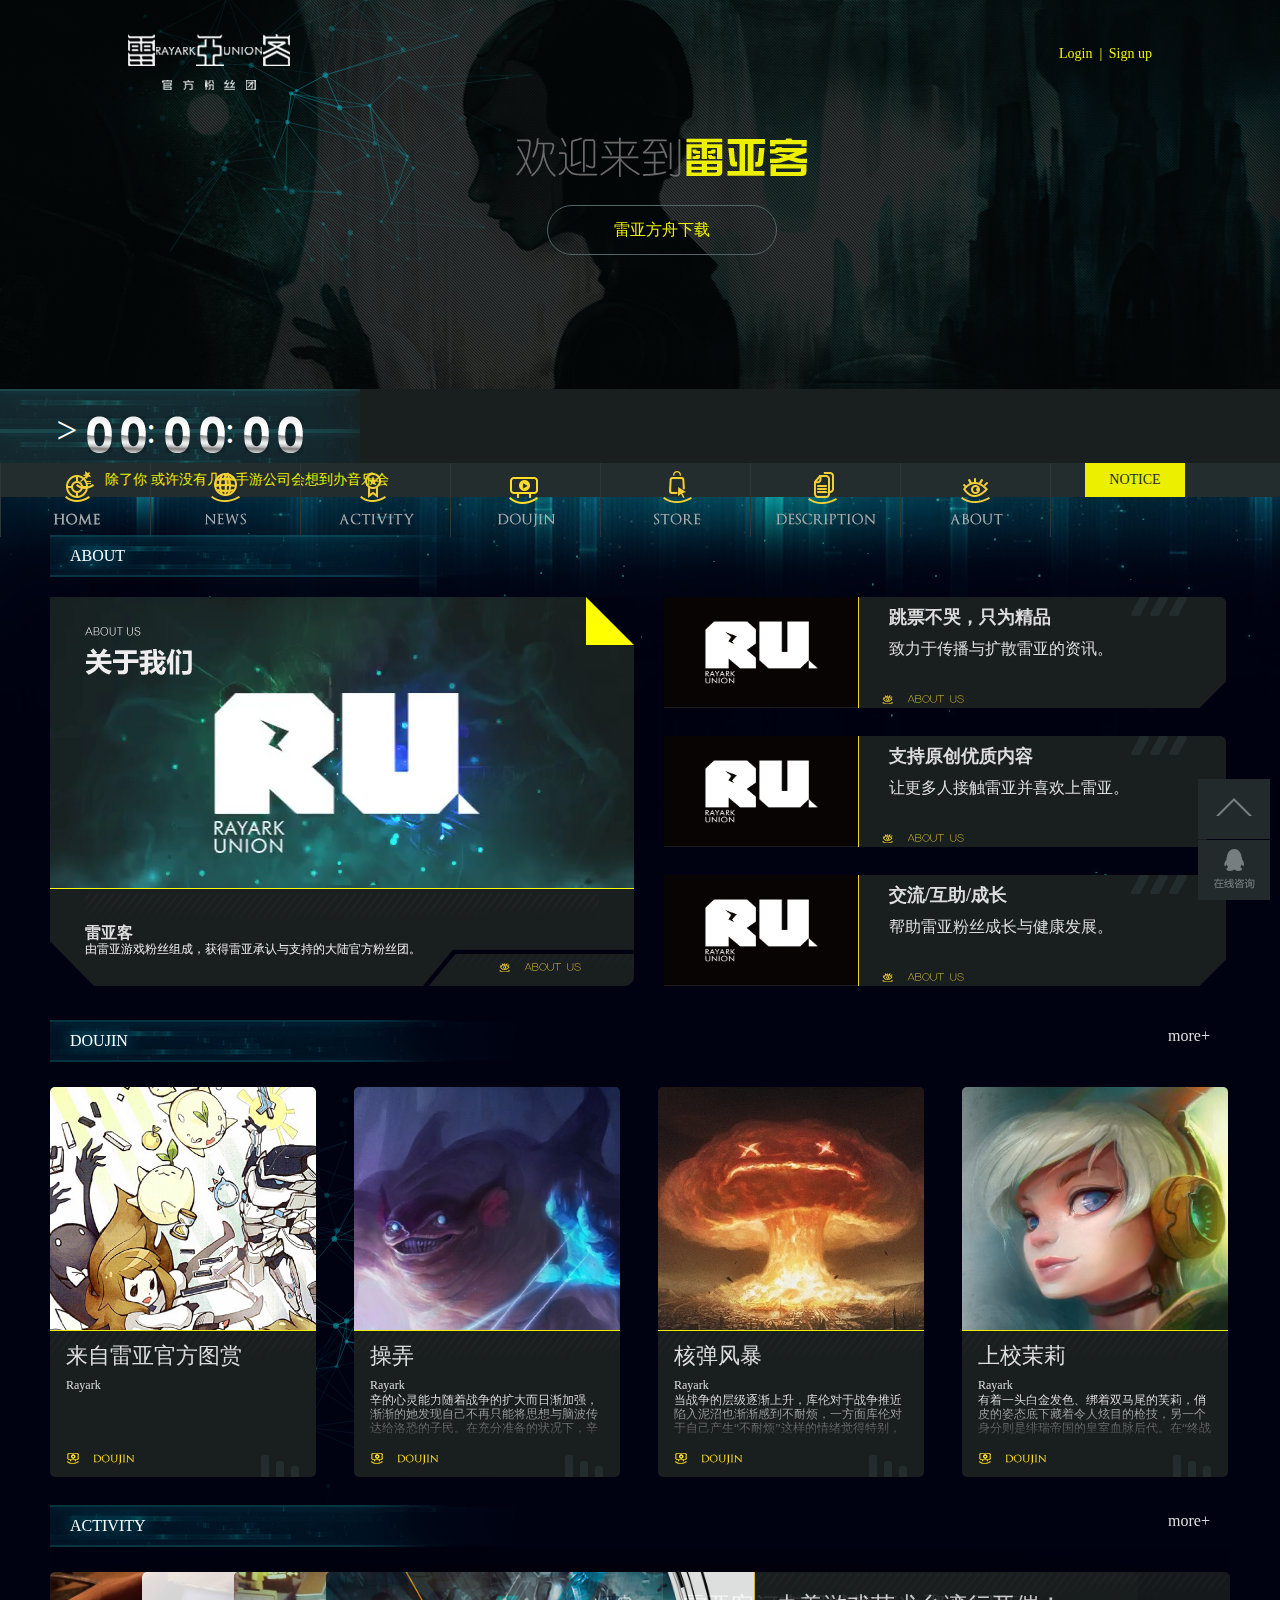
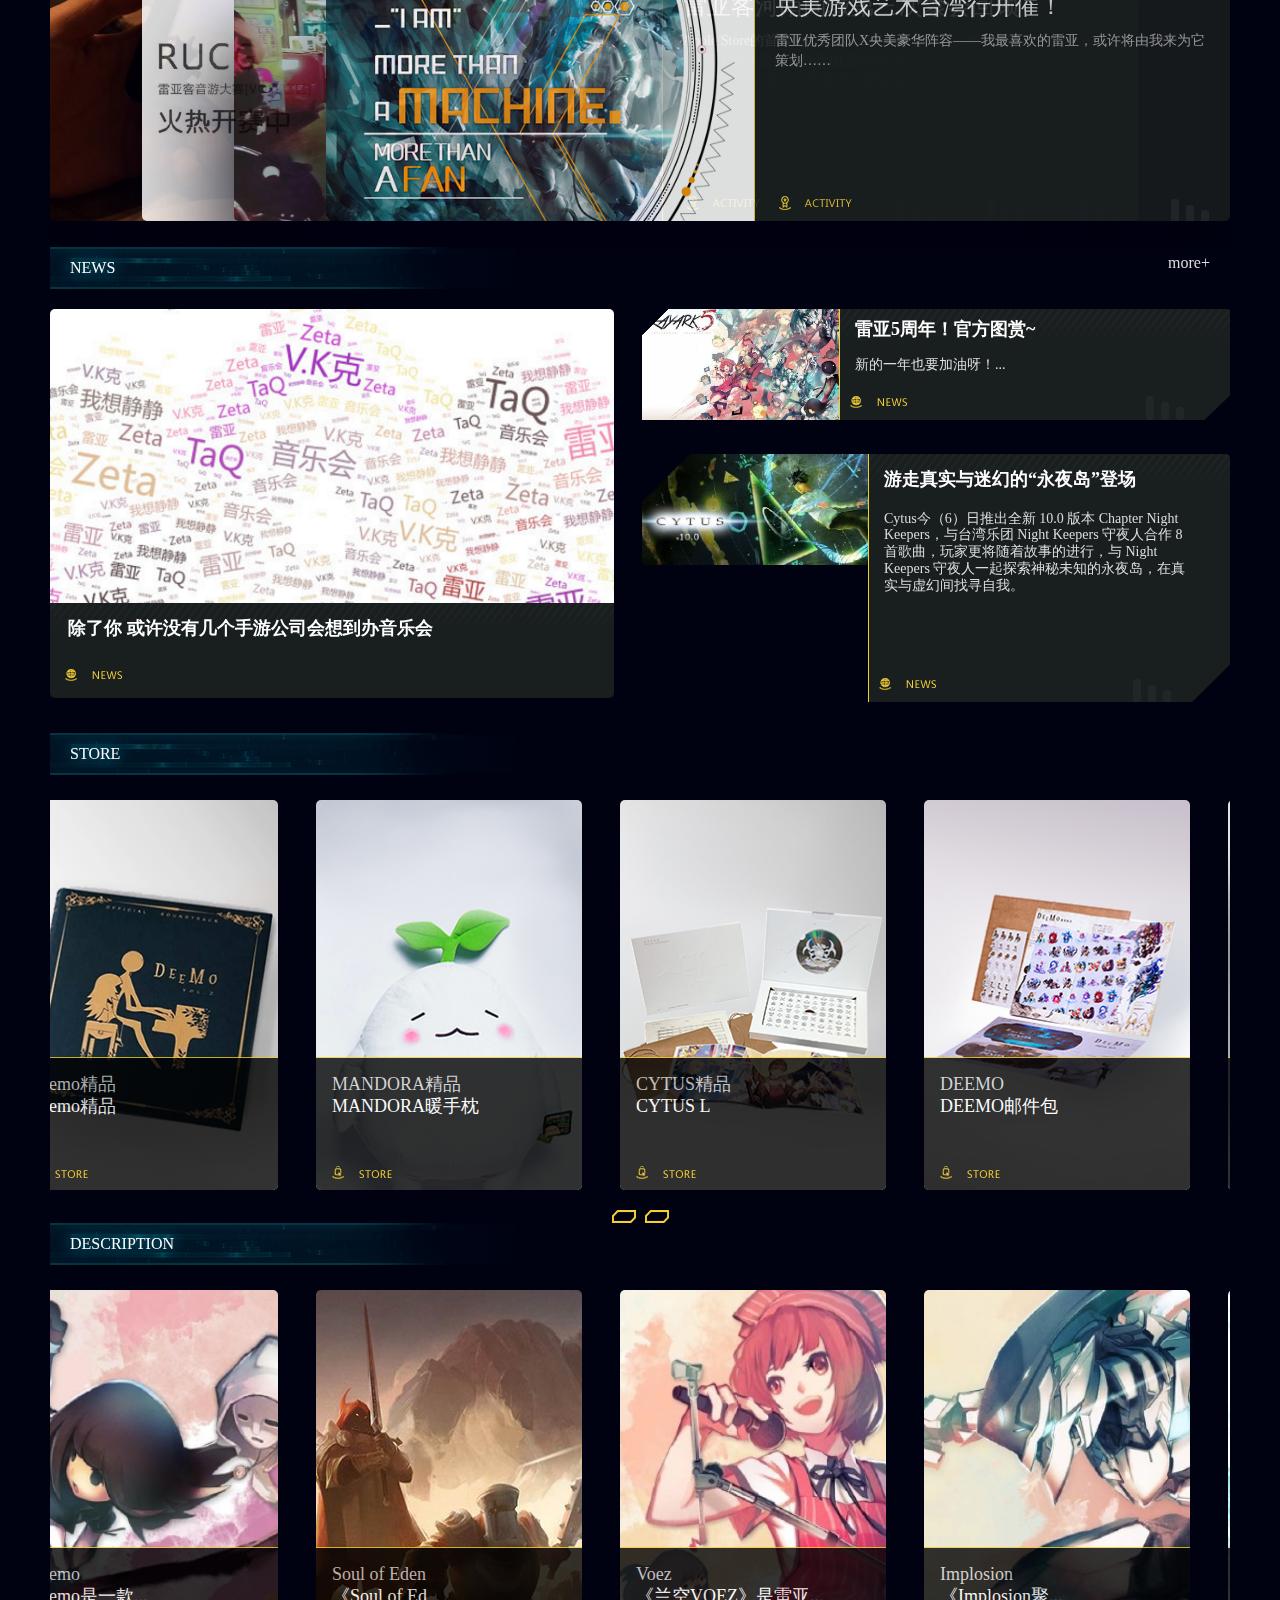
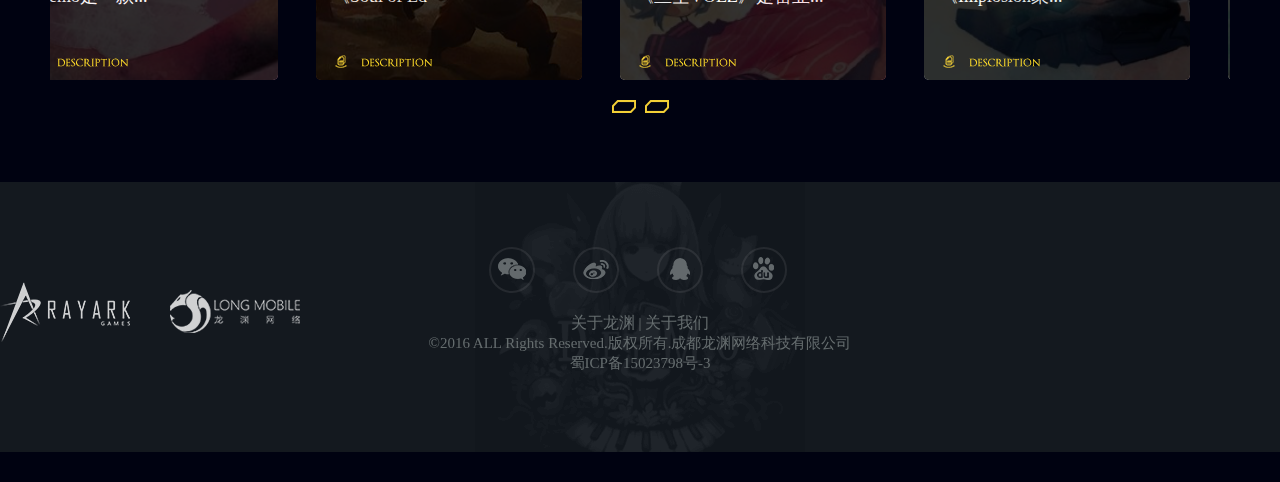
<file: index.html>
<!DOCTYPE html>
<html>

	<head>
		<meta charset="utf-8" />
		<meta name="viewport" content="width=device-width,initial-scale=1,minimum-scale=1,maximum-scale=1,user-scalable=no" />
		<meta name="keywords" content="Rayark 雷亚 Rayark Union 雷亚客 雷亚客官网 Deemo Cytus VOEZ Implosion Mandora">
		<meta name="description" content="雷亚客（Rayark Union），简称RU，是获得雷亚承认并支持的大陆官方粉丝团。由一群热爱雷亚游戏的玩家和粉丝组成，致力于传播与扩散雷亚的资讯，让更多人接触和喜欢上雷亚；与雷亚游戏相关的优质内容生产和创造；打造和经营雷亚粉丝聚会交流的环境和活动；帮助雷亚粉丝成长与健康发展的社会团体。">
		<title>雷亚客</title>
		<script type="text/javascript" src="js/jquery1.11.1.js"></script>
		<script type="text/javascript" src="js/time.js"></script>
		<script type="text/javascript" src="js/jquery-1.js"></script>
		<script type="text/javascript">
			$(function() {
				var ie6 = document.all;
				var dv = $('#nva'),
					st;
				dv.attr('otop', dv.offset().top); //存储原来的距离顶部的距离 
				$(window).scroll(function() {
					st = Math.max(document.body.scrollTop || document.documentElement.scrollTop);
					if(st > parseInt(dv.attr('otop'))) {
						if(ie6) { //IE6不支持fixed属性，所以只能靠设置position为absolute和top实现此效果 
							dv.css({
								position: 'absolute',
								top: st
							});
						} else if(dv.css('position') != 'fixed') dv.css({
							'position': 'fixed',
							top: 0
						});
					} else if(dv.css('position') != 'static') dv.css({
						'position': 'static'
					});
				});
			});
		</script>
		
		<link rel="stylesheet" type="text/css" href="css/common.css" />
		<link rel="stylesheet" type="text/css" href="css/style.css" />
		
		
	</head>

	<body>
		<!--首部-->
		<div class="head" id="top">
			<canvas id="top-canvas" width="1899px" height="389"></canvas>
			<a href="#"><img id="logo" src="img/home/logo.png" /></a>
			<div class="welcome">
				<img src="img/home/welcome.png" />
				<br />
				<span id="down-word" href="#">
					<a href="#">雷亚方舟下载</a>
					<img src="img/home/homeTopBtn.png"/>
				</span>

			</div>
			<div class="login">
				<a href="#" id="open">Login &nbsp;|
					<p class="border"></p>
				</a>
				<a href="signup.html">&nbsp;Sign up
					<p class="border"></p>
				</a>
			</div>
		</div>
		<!--导航-->
		<div class="navigation" id="nva">
			<span id="time" style="font-size: 37px; color: white;">&gt;
				<img src="img/home/0.png"/>
				<img src="img/home/0.png"/>:
				<img src="img/home/0.png"/>
				<img src="img/home/0.png"/>:
				<img src="img/home/0.png"/>
				<img src="img/home/0.png"/>
			</span>
			<ul>
				<li>
					<a href="#top">
						<i class="cbg"></i>
						<img class="cimg" src="img/home/home.png" />
					</a>
				</li>
				<li>
					<a href="news.html">
						<i class="cbg"></i>
						<img class="cimg" src="img/home/news.png" />
					</a>
				</li>
				<li>
					<a href="#activity">
						<i class="cbg"></i>
						<img class="cimg" src="img/home/activity.png" />
					</a>
				</li>
				<li>
					<a href="#doujin">
						<i class="cbg"></i>
						<img class="cimg" src="img/home/doujin.png" />
					</a>
				</li>
				<li>
					<a href="#store">
						<i class="cbg"></i>
						<img class="cimg" src="img/home/store.png" />
					</a>
				</li>
				<li>
					<a href="#description">
						<i class="cbg"></i>
						<img class="cimg" src="img/home/description.png" />
					</a>
				</li>
				<li>
					<a href="#about">
						<i class="cbg"></i>
						<img class="cimg" src="img/home/about.png" />
					</a>
				</li>
			</ul>
		</div>
		<div class="nva-bottom">
			<div id="nva-bottom-content">
				<i></i>
				<a href="">除了你 或许没有几个手游公司会想到办音乐会</a>
				<a href="">NOTICE</a>
			</div>
		</div>
		<!--主体-->
		<div id="main" class="main-view">
			<div class="bg1"></div>
			<div class="bg2"></div>
			<div class="bg3"></div>
			<canvas id="main-canvas" width="1903px" height="3222px"></canvas>
			<div class="main-content">
				<!--第一部分-->
				<div class="section1 section" id="about">
					<div class="content">
						<div class="sortname">about</div>
					</div>
					<div class="left-about-box">
						<div class="smallsortbox">
							<h1>
						<img src="img/home/about_TXT.png"/>
					</h1>
							<div id="video">
								<video src="img/home/about.mp4" autoplay="true" loop="loop"></video>
							</div>
							<div class="about-content">
								<h2>雷亚客</h2>
								<p>由雷亚游戏粉丝组成，获得雷亚承认与支持的大陆官方粉丝团。</p>
							</div>
						</div>
						<i></i>
						<span id="trangle"></span>
					</div>
					<div class="right-about-box">
						<ul>
							<li>
								<div class="left-img">
									<img src="img/home/571e2b1c8ba41.jpg" />
								</div>
								<div class="right-about-content">
									<h2>跳票不哭，只为精品</h2>
									<p>致力于传播与扩散雷亚的资讯。</p>
									<i></i>
								</div>
							</li>
							<li>
								<div class="left-img">
									<img src="img/home/571e2b1c8ba41.jpg" />
								</div>
								<div class="right-about-content">
									<h2>支持原创优质内容</h2>
									<p>让更多人接触雷亚并喜欢上雷亚。</p>
									<i></i>
								</div>
							</li>
							<li>
								<div class="left-img">
									<img src="img/home/571e2b1c8ba41.jpg" />
								</div>
								<div class="right-about-content">
									<h2>交流/互助/成长</h2>
									<p>帮助雷亚粉丝成长与健康发展。</p>
									<i></i>
								</div>

							</li>
						</ul>
					</div>
				</div>
				<!--第二部分-->
				<div class="section2 section" id="doujin">
					<div class="content">
						<div class="sortname">doujin</div>
						<a href="#" class="morelink">
							<span class="more">more+<p class="border"></p>
							</span>
						</a>
					</div>
					<ul class="doujin-list">
						<li>
							<div class="topimg">
								<img src="img/home/57d4c5edbf826.png" alt="图片加载失败">
								<i></i>
								<em></em>
								<h3>Demmo</h3>
							</div>
							<div class="bottomtxt">
								<a href="#">
									<h3>来自雷亚官方图赏</h3>
								</a>
								<p class="smalltitle">Rayark</p>
								<p class="description"></p>
								<i></i>
								<em></em>
							</div>

						</li>
						<li>
							<div class="topimg">
								<img src="img/home/57d393cea07a2.png" alt="图片加载失败">
								<i></i>
								<em></em>
								<h3>Soul of Eden</h3>
							</div>
							<div class="bottomtxt">
								<a href="#">
									<h3>操弄</h3>
								</a>
								<p class="smalltitle">Rayark</p>
								<p class="description">辛的心灵能力随着战争的扩大而日渐加强，渐渐的她发现自己不再只能将思想与脑波传达给洛恐的子民。在充分准备的状况下，辛的心灵能力足以影响</p>
								<i></i>
								<em></em>
							</div>
						</li>
						<li>
							<div class="topimg">
								<img src="img/home/57d3937914d07.png" alt="图片加载失败">
								<i></i>
								<em></em>
								<h3>Soul of Eden</h3>
							</div>
							<div class="bottomtxt">
								<a href="#">
									<h3>核弹风暴</h3>
								</a>
								<p class="smalltitle">Rayark</p>
								<p class="description">当战争的层级逐渐上升，库伦对于战争推近陷入泥沼也渐渐感到不耐烦，一方面库伦对于自己产生“不耐烦”这样的情绪觉得特别，一方面库伦也着手</p>
								<i></i>
								<em></em>
							</div>
						</li>
						<li>
							<div class="topimg">
								<img src="img/home/57d391c330a46.png" alt="图片加载失败">
								<i></i>
								<em></em>
								<h3>Soul of Eden</h3>
							</div>
							<div class="bottomtxt">
								<a href="#">
									<h3>上校茉莉</h3>
								</a>
								<p class="smalltitle">Rayark</p>
								<p class="description">有着一头白金发色、绑着双马尾的芙莉，俏皮的姿态底下藏着令人炫目的枪技，另一个身分则是绯瑞帝国的皇室血脉后代。在“终战日”那天，部分皇</p>
								<i></i>
								<em></em>
							</div>
						</li>
					</ul>
				</div>
				<!--第三部分-->
				<div class="section3 section" id="activity">
					<div class="content">
						<div class="sortname">activity</div>
						<a href="#" class="morelink">
							<span class="more">more+<p class="border"></p>
							</span>
						</a>
					</div>
					<div class="activity">
						<ul>
							<li class="li1">
								<div class="act-img">
									<a href="#">
										<img src="img/home/57eb1f9f2dc95.jpg" />
									</a>
								</div>
								<dl>
									<a href="#">
										<dt>9月26日Rayark线上交流实录</dt>
									</a>
									<dd>
										"9月26日19:00，雷亚客联合雷亚游戏团队在雷亚客QQ群开展了的线上交流会。雷亚的CEO游名扬，联合创始人Jerry Chang以及游戏制作人Gulu和火星人参与了此次活动，与中国大陆雷亚粉丝展开了密切交流，以下为问答活动实录。"
									</dd>
								</dl>
								<em></em>
								<i></i>
							</li>
							<li class="li2">
								<div class="act-img">
									<a href="#">
										<img src="img/home/5798237004428.png" />
									</a>
								</div>
								<dl>
									<a href="#">
										<dt>第一届RUCG比赛开赛啦！</dt>
									</a>
									<dd>
										想面基参见大触吗？想见见自己的朋友吗？那就来参加RUCG吧！意想不到的惊喜等着你哦！快乐音游，快乐RUCG！
									</dd>
								</dl>
								<em></em>
								<i></i>
							</li>
							<li class="li3">
								<div class="act-img">
									<a href="#">
										<img src="img/home/5768abf14add9.png" />
									</a>
								</div>
								<dl>
									<a href="#">
										<dt>雷亚客河南同城第三次聚会回顾</dt>
									</a>
									<dd>
										Apple Store的首聚！
									</dd>
								</dl>
								<em></em>
								<i></i>
							</li>
							<li class="li4">
								<div class="act-img">
									<a href="#">
										<img src="img/home/5790d67ba2bbb.png" />
									</a>
								</div>
								<dl>
									<a href="#">
										<dt>央美游戏艺术台湾行开催！</dt>
									</a>
									<dd>
										雷亚优秀团队X央美豪华阵容——我最喜欢的雷亚，或许将由我来为它策划……
									</dd>
								</dl>
								<em></em>
								<i></i>
							</li>
						</ul>

					</div>

				</div>
				<!--第四部分-->
				<div class="section4 section" id="news">
					<div class="content">
						<div class="sortname">news</div>
						<a href="#" class="morelink">
							<span class="more">more+<p class="border"></p>
							</span>
						</a>
					</div>
					<div class="news-left-box">
						<div class="new-img">
							<a href="#">
								<img src="img/home/57d398e5b1f3f.png" />
							</a>
						</div>
						<div class="new-txt">
							<a href="#">
								<h3>除了你 或许没有几个手游公司会想到办音乐会</h3>
							</a>
						</div>
						<i></i>
					</div>
					<div class="news-right-box">
						<div class="right-box1">
							<div class="box1-img">
								<a href="#">
									<img src="img/home/57d394c254bb0.png" />
									<i></i>
								</a>
							</div>
							<div class="box1-txt">
								<a href="#">
									<h3>雷亚5周年！官方图赏~</h3>
								</a>
								<p>新的一年也要加油呀！...</p>
								<i></i>

							</div>
						</div>
						<div class="right-box2">
							<div class="box2-img">
								<a href="#">
									<img src="img/home/57d3928104917.png" />
									<i></i>
								</a>
							</div>
							<div class="box2-txt">
								<a href="#">
									<h3>游走真实与迷幻的“永夜岛”登场</h3>
								</a>
								<p>
									Cytus今（6）日推出全新 10.0 版本 Chapter Night Keepers，与台湾乐团 Night Keepers 守夜人合作 8 首歌曲，玩家更将随着故事的进行，与 Night Keepers 守夜人一起探索神秘未知的永夜岛，在真实与虚幻间找寻自我。
								</p>
								<i></i>
							</div>

						</div>
					</div>
				</div>
				<!--第五部分-->
				<div class="section5 section" id="store">
					<div class="content">
						<div class="sortname">store</div>
					</div>
					<div class="storebox" id="storeBox" >
						<ul>
							<li class="l1">
								<img class="buyimg" src="img/home/57202c3dcc0ac.jpg" />
								<div class="buybox">
									<div class="buytitle">
										<h4>Deemo精品</h4>
										<h4>Deemo精品</h4>
									</div>
									<div class="buytxt">
										<span>微信扫一扫购买</span><br />
										<span>or</span><br />
										<a href="deemopurchase.html">直接点击购买</a>
									</div>
								</div>
								<img class="_2dcode" src="img/home/571db7467e073.png" />
								<i></i>
							</li>
							<li class="l2">
								<img class="buyimg" src="img/home/57202c47f32f4.jpg" />
								<div class="buybox">
									<div class="buytitle">
										<h4>MANDORA精品</h4>
										<h4>MANDORA暖手枕</h4>
									</div>
									<div class="buytxt">
										<span>微信扫一扫购买</span><br />
										<span>or</span><br />
										<a href="#">直接点击购买</a>
									</div>
								</div>
								<img class="_2dcode" src="img/home/571db7467e073.png" />
								<i></i>
							</li>
							<li class="l3">
								<img class="buyimg" src="img/home/57202c512ca41.jpg" />
								<div class="buybox">
									<div class="buytitle">
										<h4>CYTUS精品</h4>
										<h4>CYTUS L</h4>
									</div>
									<div class="buytxt">
										<span>微信扫一扫购买</span><br />
										<span>or</span><br />
										<a href="#">直接点击购买</a>
									</div>
								</div>
								<img class="_2dcode" src="img/home/571db7467e073.png" />
								<i></i>
							</li>
							<li class="l4">
								<img class="buyimg" src="img/home/57202c62d33ec.jpg" />
								<div class="buybox">
									<div class="buytitle">
										<h4>DEEMO</h4>
										<h4>DEEMO邮件包</h4>
									</div>
									<div class="buytxt">
										<span>微信扫一扫购买</span><br />
										<span>or</span><br />
										<a href="#">直接点击购买</a>
									</div>
								</div>
								<img class="_2dcode" src="img/home/571db7467e073.png" />
								<i></i>
							</li>
							<li class="l5">
								<img class="buyimg" src="img/home/57202c59dc33d.jpg" />
								<div class="buybox">
									<div class="buytitle">
										<h4>IMLPLOSION</h4>
										<h4>聚爆设定集</h4>
									</div>
									<div class="buytxt">
										<span>微信扫一扫购买</span><br />
										<span>or</span><br />
										<a href="#">直接点击购买</a>
									</div>
								</div>
								<img class="_2dcode" src="img/home/571db7467e073.png" />
								<i></i>
							</li>
							<li class="l6">
								<img class="buyimg" src="img/home/57202c9cc9345.jpg" />
								<div class="buybox">
									<div class="buytitle">
										<h4>IMPLOSION</h4>
										<h4>CHRISTOPHE</h4>
									</div>
									<div class="buytxt">
										<span>微信扫一扫购买</span><br />
										<span>or</span><br />
										<a href="#">直接点击购买</a>
									</div>
								</div>
								<img class="_2dcode" src="img/home/571db7467e073.png" />
								<i></i>
							</li>
						</ul>
					</div>
					<div class="control" id="controlsp">
						<span id="sp1"></span>&nbsp;&nbsp;
						<span id="sp2"></span>
					</div>
				</div>
				<!--第六部分-->
				<div class="section6 section" id="description">
					<div class="content">
						<div class="sortname">description</div>
					</div>
					<div class="storebox desbox" id="desBox" >
						<ul>
							<li class="l1">
								<img class="buyimg" src="img/home/57d39746a3064.png" />
								<div class="buybox">
									<div class="buytitle">
										<h4>Deemo</h4>
										<h4>Deemo是一款...</h4>
									</div>
									<div class="buytxt">
										<span>Deemo</span><br />
										<span>Deemo是一款...</span><br />
										<a href="deemo.html">查看详情</a>
									</div>
								</div>
								<i></i>
							</li>
							<li class="l2">
								<img class="buyimg" src="img/home/5789bee94d604.png" />
								<div class="buybox">
									<div class="buytitle">
										<h4>Soul of Eden</h4>
										<h4>《Soul of Ed</h4>
									</div>
									<div class="buytxt">
										<span>Soul of Eden</span><br />
										<span>《Soul of Ed</span><br />
										<a href="#">查看详情</a>
									</div>
								</div>
								
								<i></i>
							</li>
							<li class="l3">
								<img class="buyimg" src="img/home/57d397eb8ba5f.png" />
								<div class="buybox">
									<div class="buytitle">
										<h4>Voez</h4>
										<h4>《兰空VOEZ》是雷亚...</h4>
									</div>
									<div class="buytxt">
										<span>Voez</span><br />
										<span>《兰空VOEZ》是雷亚...</span><br />
										<a href="#">查看详情</a>
									</div>
								</div>
								
								<i></i>
							</li>
							<li class="l4">
								<img class="buyimg" src="img/home/57d397c70d73f.png" />
								<div class="buybox">
									<div class="buytitle">
										<h4>Implosion</h4>
										<h4>《Implosion聚...</h4>
									</div>
									<div class="buytxt">
										<span>Implosion</span><br />
										<span>《Implosion聚...</span><br />
										<a href="#">查看详情</a>
									</div>
								</div>
								
								<i></i>
							</li>
							<li class="l5">
								<img class="buyimg" src="img/home/57d3978400c59.png" />
								<div class="buybox">
									<div class="buytitle">
										<h4>Cytus</h4>
										<h4>新简洁的游戏画面、创新...</h4>
									</div>
									<div class="buytxt">
										<span>Cytus</span><br />
										<span>新简洁的游戏画面、创新...</span><br />
										<a href="#">查看详情</a>
									</div>
								</div>
								
								<i></i>
							</li>
							<li class="l6">
								<img class="buyimg" src="img/home/57d397a16b6b2.png" />
								<div class="buybox">
									<div class="buytitle">
										<h4>Mandora</h4>
										<h4>《Mandora》是一...</h4>
									</div>
									<div class="buytxt">
										<span>Mandora</span><br />
										<span>《Mandora》是一...</span><br />
										<a href="#">查看详情</a>
									</div>
								</div>
								
								<i></i>
							</li>
						</ul>
					</div>
					<div class="control" id="controlsp1">
						<span id="spdes1"></span>&nbsp;&nbsp;
						<span id="spdes2"></span>
					</div>
				</div>
				<!--第七部分-->
				<div class="bottom">
					<div  class="section7 section">
					<div id="foot">
						<img id="foot_back" src="img/home/8a19504d69ad0fb3df1bb3ae9dea823b_foot.png"/>
						<div class="foot_content">
							<span>
								<a href="#">
									<img src="img/home/9f32e4b41d3008af5a5d695f0d07fb78_wechat.png"/>
								</a>
							</span>
							<span>
								<a href="#">
									<img src="img/home/f02096d59a590a94cd8494534f61b770_sina.png"/>
								</a>
							</span>
							<span>
								<a href="#">
									<img src="img/home/c6f76ffc34123640bfdd436501c41f1e_qq.png"/>
								</a>
							</span>
							<span>
								<a href="#">
									<img src="img/home/699899238a4c1bd978caff240f390a47_tieba.png"/>
								</a>
							</span>
							<p>
							<a href="#">关于龙渊</a>
							 | 
							<a href="#">关于我们</a>
						</p>
						<p>
							©2016 ALL Rights Reserved.版权所有.成都龙渊网络科技有限公司
							<br />
							蜀ICP备15023798号-3
						</p>
						</div>
						
						<em class="rayark"></em>
						<em class="longyuan"></em>
					</div>
				</div>
				</div>
				<a id="gotop" href="#top">
					<i class="before"></i>
				</a>
				<a id="qq-online" href="#">
					<i class="before"></i>
				</a>
			</div>
		</div>
		<!--登录界面
        -->
		<div class="logincenter" id="loginceter" >
			<div class="login-bg"></div>
			<div class="login-box">
				<div class="login-top">
					<i class="rayark_logo"></i>
					<i class="longyuan_logo"></i>
				</div>
				<form id="login-form" action="http://rayarkunion.com/user/bind.html">
					<input type="text" name="account" id="account" value="" placeholder="手机号码/用户名(龙渊账号)"/>
					<input type="password" name="pass" id="pass" value="" placeholder="密码"/><br />
					<a href="#">忘记密码了 ?</a><br />
					<input type="submit" name="loginto" id="loginto" value="登录" />
					<input type="button" name="sign" id="sign" value="快速注册" />
				</form>
				<i id="close"></i>
			</div>
			
		</div>
		<!--下载界面
        -->
        <div class="downcenter" id="downceter">
        	<div class="downbg"></div>
        	<div class="downbox">
        		<span id="downclose"></span>
        		<div class="downimg">
        			<img src="img/home/5735c8b197aaf.png"/>
        		</div>
        		<div class="bt">
        			<a href="#" target="_blank">
        				<span class="bg"></span>
        				<span class="text">IOS下载</span>
        			</a>
        			<a href="#" target="_blank">
        				<span class="bg bga"></span>
        				<span class="text">Android下载</span>
        			</a>
        		</div>
        	</div>
        	
        </div>
		<!--
        	作者：duleiland@126.com
        	时间：2016-12-29
        	描述：动态粒子特效
        -->
		<script type="text/javascript" src="js/TweenLite.js"></script>
		<script type="text/javascript" src="js/EasePack.js"></script>
		<script type="text/javascript" src="js/rAF.js"></script>
		<script type="text/javascript" src="js/top.js"></script>
		<script type="text/javascript" src="js/main.js"></script>
		
	</body>
	
</html>
</file>
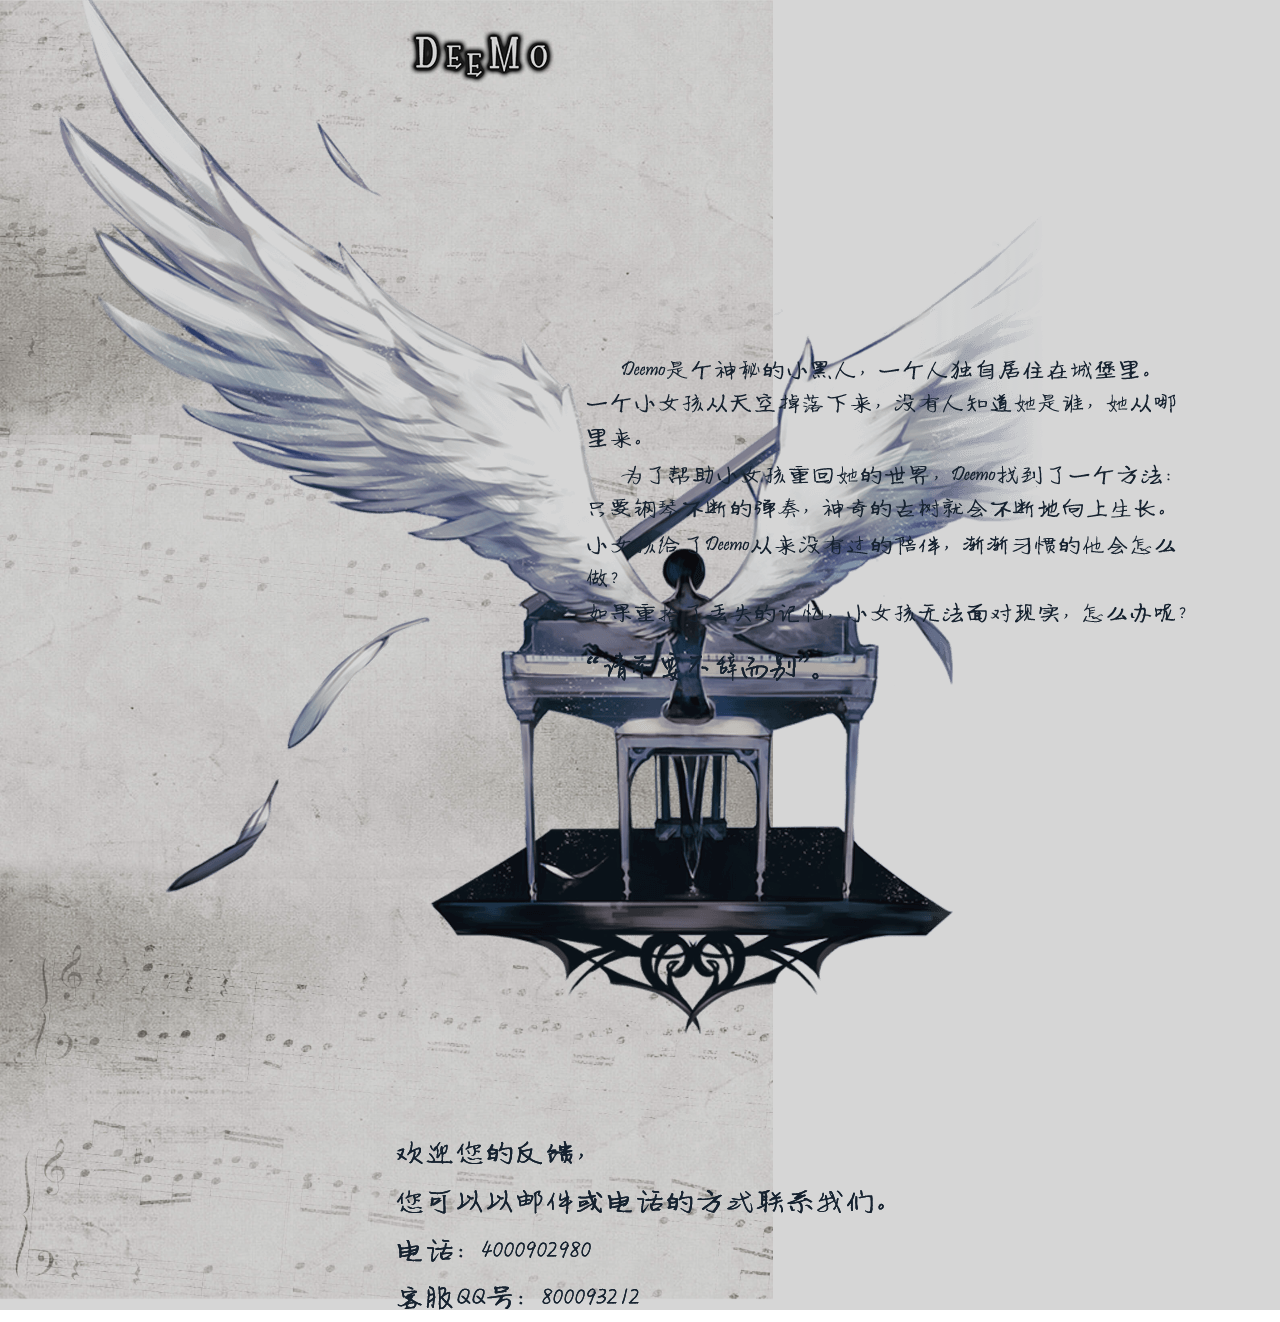
<file: deemo.html>
<!DOCTYPE html>
<html>
	<head>
		<meta charset="UTF-8">
		<title></title>
	</head>
	<style type="text/css">
		#logo{
			margin-top:30px;
			padding-left: 400px;
		}
		.man{
			
			display: inline-block;
			position: relative;
			top:-100px;
			left: 50px;
			
		}
		.text{
			position: absolute;
			top:360px;
			right: 80px;
		}
		.back{
			top:0;
			left: 0;
			position: absolute;
			z-index: -1;
		}
		.back img{
			width: 100%;
			height: 1300px;
		}
		.foot{
			text-align: center;
		}
		i{	
			position: absolute;
			z-index: 60;
			top: 0;
			left: 0;
			width: 100%;
			height:1310px;
			background: #333333;
			opacity: 0.2;
		}
	</style>
	<body>
		<div id="logo">
			<img src="img/deemo/c2266ea5527c1e8ed1bf00f78370a029_logo.png"/>
		</div>
		<div class="man">
			<img src="img/deemo/about_pic.png"/>
		</div>
		<div class="text">
			<img src="img/deemo/about_txt.png"/>
		</div>
		<div class="back">
			<img src="img/deemo/032e1befc98e3ec90440183d2e434d6b_bg.jpg"/>
		</div>
		<div class="foot">
			<img src="img/deemo/9ef25d9f2f9ed946ddfd076eb2f45922_contact_txt2.png"/>
		</div>
		<i></i>
	</body>
</html>
</file>
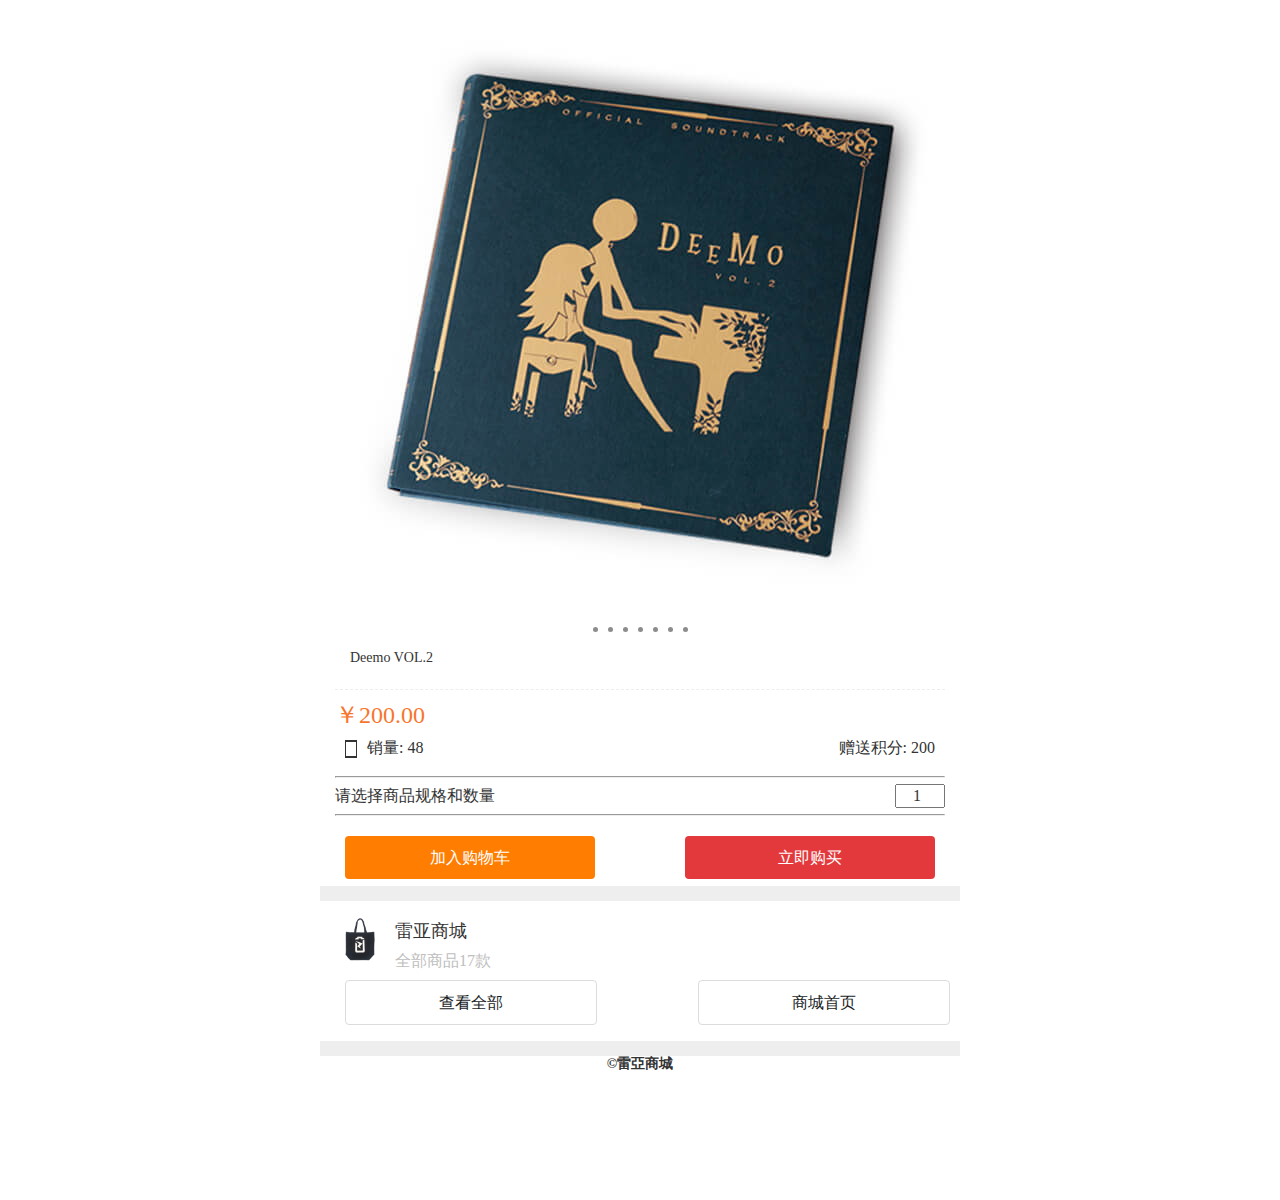
<file: deemopurchase.html>
<!DOCTYPE html>
<html>
	<head>
		<meta charset="UTF-8">
		<title>Deemo</title>
		<link rel="stylesheet" type="text/css" href="css/common.css"/>
		<link rel="stylesheet" type="text/css" href="css/deemostyle.css"/>
		<script type="text/javascript">
			window.onload=function(){
				var ohd=document.getElementById("hd");
				var hdul=ohd.getElementsByTagName('ul')[0];
				var hdli=hdul.getElementsByTagName('li');
				var obd =document.getElementById('bd');
				var bdul=obd.getElementsByTagName('ul')[0];
				var bdli=bdul.getElementsByTagName('li');
				var pt=0;
				var timer;
				var i=0;
				timer=setInterval(function(){
					if(i==7){
						i=0;
					}
					for(var j=0;j<hdli.length;j++){
						hdli[j].style.backgroundColor='#8C8C8C';
					}
					hdli[i].style.backgroundColor='orangered';
					switch(i){
						case 0:pt=0;break;
						case 1:pt=-640;break;
						case 2:pt=-1280;break;
						case 3:pt=-1920;break;
						case 4:pt=-2560;break;
						case 5:pt=-3200;break;
						case 6:pt=-3840;break;
					}
					bdul.style.transform="translate("+pt+"px,0px)";
				
					i++;
				},2000);	
			}
		</script>
	</head>
	<body>
		<div class="container">
			<div class="row">
				<div class="focus" id="focus">
				<div class="hd" id="hd">
					<ul>
						<li class=""></li>
						<li class=""></li>
						<li class=""></li>
						<li class=""></li>
						<li class=""></li>
						<li class=""></li>
						<li class=""></li>
					</ul>
				</div>
				<div class="bd" id="bd">
					<div class="tempwrap">
						<ul id="item-list" style="transition: all .4s ease-in-out;">
							<li>
								<img src="img/deemo/855288529487664.jpg"/>
							</li>
							<li>
								<img src="img/deemo/793712472958513.jpg"/>
							</li>
							<li>
								<img src="img/deemo/856567163597877.jpg"/>
							</li>
							<li>
								<img src="img/deemo/818266128618266.jpg"/>
							</li>
							<li>
								<img src="img/deemo/873124518613727.jpg"/>
							</li>
							<li>
								<img src="img/deemo/526493721737727.jpg"/>
							</li>
							<li>
								<img src="img/deemo/728853581992233.jpg"/>
							</li>
						</ul>
					</div>
				</div>
			</div>
			</div>
			<div class="goodtitle">
				<div class="col-xs-8">
					Deemo VOL.2
				</div>
			</div>
			<div class="goodprice">
				￥200.00
			</div>
			<div class="sell">
				<i></i>
				<span>销量: 48</span>
				<span>赠送积分: 200</span>
			</div>
			<hr />
			<div class="select">
				请选择商品规格和数量
				<input type="number" name="num" id="num" value="1"  />
			</div>
			<hr />
			<div class="btn">
				<a href="">加入购物车</a>
				<a href="">立即购买</a>
			</div>
			<div class="store">
				<div class="box">
					<div class="box-left">
						<img src="img/deemo/831237877941939.jpg"/>
					</div>
					<div class="box-right">
						<h4>雷亚商城</h4>
						<span>全部商品17款</span>
					</div>
					<div class="btn1">
						<a href="">查看全部</a>
						<a href="">商城首页</a>
					</div>
				</div>
			</div>
			<h6>&copy;雷亞商城</h6>
		</div>	
	</body>
</html>
</file>
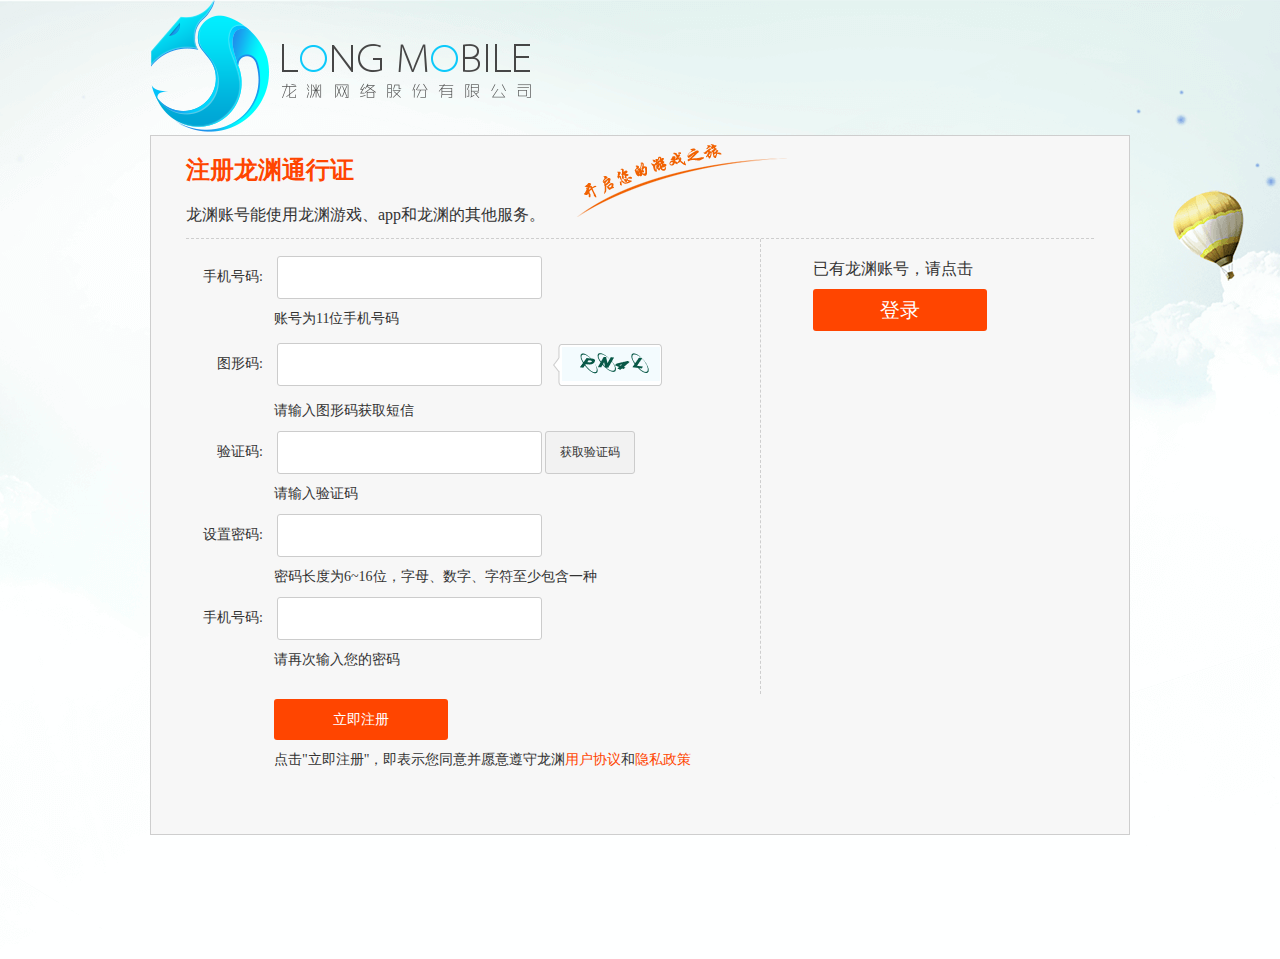
<file: signup.html>
<!DOCTYPE html>
<html>
	<head>
		<meta charset="UTF-8">
		<title>注册-龙渊通行证-龙渊网络-只做精品手游</title>
		<link rel="stylesheet" type="text/css" href="css/common.css"/>
		<link rel="stylesheet" type="text/css" href="css/loginstyle.css"/>
		
	</head>
	<body>
		<div class="re-bg">
			<div class="sign_logo">
				<img src="img/sign/e42f6cea0ec209ce90693e68d0d92dd3_re_logo.png"/>
			</div>
			<div class="user_register">
				<div class="re_top">
					<h2>注册龙渊通行证</h2>
					<p>龙渊账号能使用龙渊游戏、app和龙渊的其他服务。</p>
					<img src="img/sign/cb7411e0799733ff2c0af491e661d900_start_game.png"/>
				</div>
				<div class="re_left">
					<form action="#">
						<dl>
							<dd>
								<label for>手机号码:</label>
								<input type="text" name="phonenum" id="phonenum" value="" />
								<p>账号为11位手机号码</p>
							</dd>
							<dd>
								<label for>图形码:</label>
								<input type="text" name="imgnum" id="imgnum" value="" />
								<div class="checkimg">
									<a href=""><img src="img/sign/index.png" title="看不清，点击换一张"/></a>
								</div>
								<p>请输入图形码获取短信</p>
							</dd>
							<dd>
								<label for>验证码:</label>
								<input type="text" name="gnum" id="gnum" value="" />
								<input type="button" name="getnum" id="getnum" value="获取验证码" />
								<p>请输入验证码</p>
							</dd>
							<dd>
								<label for>设置密码:</label>
								<input type="password" name="pasw1" id="pasw1" value="" />
								<p>密码长度为6~16位，字母、数字、字符至少包含一种</p>
							</dd>
							<dd>
								<label for>手机号码:</label>
								<input type="text" name="pasw2" id="pasw2" value="" />
								<p>请再次输入您的密码</p>
							</dd>
							<dd>
								<input type="submit" name="sub" id="sub" value="立即注册" />
								<p>点击"立即注册"，即表示您同意并愿意遵守龙渊<a href="#">用户协议</a>和<a href="#">隐私政策</a></p>
							</dd>
							
							
						</dl>
					</form>
				</div>
				<div class="re_right">
					<div class="rightlog">
						<p>已有龙渊账号，请点击</p>
						<p><a href="#">登录</a></p>
					</div>
				</div>
			</div>
		</div>
	</body>
</html>
</file>
<file: css/common.css>
@charset 'utf-8';

/*===========================  重置初始样式 start  ===========================*/

html,
div,
body,
span,
applet,
object,
iframe,
h1,
h2,
h3,
h4,
h5,
h6,
p,
blockquote,
pre,
a,
abbr,
acronym,
address,
big,
cite,
code,
del,
dfn,
em,
font,
img,
ins,
kbd,
q,
s,
samp,
small,
strike,
strong,
sub,
sup,
tt,
var,
b,
u,
i,
center,
dl,
dt,
dd,
ol,
ul,
li,
fieldset,
form,
label,
legend,
table,
caption,
tbody,
tfoot,
thead,
tr,
th,
td {
	margin: 0;
	padding: 0;
	border: 0;
	outline: 0;
	font-size: 100%;
	line-height: 120%;
	vertical-align: baseline;
	background: transparent;
}

ol,
ul,
li,
ul li {
	list-style: none;
}

:focus {
	outline: 0;
}

ins {
	text-decoration: none;
}

table {
	border-collapse: collapse;
	border-spacing: 0;
}

html,
body {
	width: 100%;
	height: auto;
	position: relative;
}

article,
aside,
dialog,
details,
footer,
figure,
header,
hgroup,
menu,
media,
nav,
section {
	display: block;
	padding: 0;
	margin: 0;
}

body,
div,
dl,
dt,
dd,
ul,
ol,
li,
h1,
h2,
h3,
h4,
h5,
h6,
pre,
form,
iframe,
fieldset,
input,
textarea,
p,
blockquote,
th,
td,
button,
span,
input {
	padding: 0;
	margin: 0;
	box-sizing: border-box;
	-webkit-box-sizing: border-box;
	-moz-box-sizing: border-box;
	-o-box-sizing: border-box;
}

fieldset,
img,
button {
	border: 0;
}

body,
input,
select,
textarea {
	color: #333;
	font-size: 12px;
}

* {
	font-family: 'Microsoft YaHei', '微软雅黑';
}

body {
	background: #fff;
}

table {
	border-collapse: collapse;
	border-spacing: 0;
}

a {
	text-decoration: none;
}

a:hover {
	text-decoration: none;
}
</file>
<file: css/style.css>
body {
	background: #000211;
	verflow-x: hidden;
}

.head {
	position: relative;
	height: 389px;
	background: url(../img/home/5735e321d6c4a.png) no-repeat center;
}

#logo {
	position: absolute;
	top: 34px;
	left: 10%;
}

.welcome {
	position: absolute;
	left: 40%;
	
	top: 132px;
	text-align: center;
}

#down-word {
	display: inline-block;
	width: 230px;
	text-align: center;
	line-height: 50px;
	border: 1px solid #526466;
	margin-top: 20px;
	height: 50px;
	border-radius: 100px;
	transition: all .4s ease; 
	cursor: pointer;
}
#down-word:hover{
	background-color:#ecef00 ;
}
#down-word a {
	font-size: 16px;
	color: #ecef00;
	transition: all .6s ease-in-out; 
}
#down-word:hover a{
	display: inline-block;
	transform: translateX(-10px);
	color:#526466;
}
#down-word img{
	display: none;
	vertical-align: middle;
	transition: all .5s ease-in-out; 
}
#down-word:hover img{
	display: inline-block;
}
.login {
	position: absolute;
	top: 34px;
	right: 10%;
	
}

.login a {
	line-height: 40px;
	font-size: 14px;
	color: #ecef00;
	
	display: inline-block;
	position: relative;
	overflow: hidden;
}
.login a p{
	top:12px;
}
.login a:hover p{
	border-bottom: 1px solid #efcf28;
	transform: translateX(60px);
	visibility: visible;
}
.navigation {
	position: relative;
    visibility: visible;
    z-index: 99999;
    top: 0px;
	width: 100%;
	height: 74px;
	background: #191e1f;
}
#time{
	float: left;
	width: 360px;
	height: 74px;
	padding-top: 20px;
	text-align: center;
	background: url(../img/home/sortname_bg.png) repeat-y;
}
#time img{
	width: 25px;
	height: 37px;
	vertical-align: bottom;
}
.navigation ul {
	display: inline-block;
	border-right: 1px solid #2d3738;
}

.navigation ul li {
	position: relative;
	float: left;
	width: 150px;
	height: 74px;
	text-align: center;
	border-left: 1px solid #2d3738;
	cursor: pointer;
	overflow: hidden;
}
.navigation ul li img{
	position: absolute;
    left: 0px;
    right: 0px;
    top: 0px;
    margin: 0 auto;
    transition-property: transform;
    transition-duration: 0.5s;
    transition-timing-function: ease;
}
.navigation ul li i{
	position: absolute;
	width: 149px;
	height: 100%;
	left: 0;
	top:100%;
	transition-property: transform;
    transition-duration: 0.5s;
    transition-timing-function: ease;
	background: url(../img/home/nav_hover.png) no-repeat center;
}
.navigation li:hover .cimg{
	transform: translateY(-74px);
	
}
.navigation li:hover .cbg{
	transform: translateY(-74px);
}
.nva-bottom{
	width: 100%;
	height: 34px;	
	background-color: #232d2e;	
}
#nva-bottom-content{
	width: 1150px;
	height: 34px;
	font-size: 14px;
	text-align:left ;
	margin: 0 auto;
}
.nva-bottom i:nth-child(1){
	float: left;
	width: 40px;
	height: 34px;
	background: url(../img/home/wars.png);
}
.nva-bottom a:nth-child(2){
	float: left;
	color: #ecef00;
	width: 980px;
	line-height: 34px;
	
}
.nva-bottom a:nth-child(3){
	float: left;
	height: 34px;
	width: 100px;
	color:#232d2e ;
	line-height: 34px;
	text-align: center;
	background-color:#ecef00 ;
}
#main {
	position:relative;
	width:100%;
}
.maincontent {
	position:absolute;
	top:0;
	left:0;
	right:0;
	z-index:200
}
.main-view{
	position: relative;
	background: url(../img/home/index_bg.png) no-repeat top center;
	 width: 100%;
	 overflow: hidden;
}
.bg1{
	position: absolute;
	background: url(../img/home/star1.png) center fixed;
    height: 100%;
    width: 100%;
    left: 0;
    top: 0;
    margin: 0 auto;
    padding: 0;
    -webkit-opacity: .5;
    
}
.bg2{
	position: absolute;
	background: url(../img/home/star2.png) center fixed;
    height: 100%;
    width: 100%;
    left: 0;
    top: 0;
    margin: 0 auto;
    padding: 0;
    -webkit-opacity: .5;
}
.bg3{
	position: absolute;
	background: url(../img/home/star3.png) center fixed;
    height: 100%;
    width: 100%;
    left: 0;
    top: 0;
    margin: 0 auto;
    padding: 0;
    -webkit-opacity: .5;
}
/******************************************************/
.section{
	position: relative;
	top: 38px;
 	width: 1180px;
 	margin: 0 auto;	
}
.section1{
	height: 485px;
}
.sortname{
	position: relative;
    height: 42px;
    line-height: 42px;
    color: #fff;
    font-size: 16px;
    padding-left: 20px;
    text-transform: uppercase;
    text-shadow: 0 0 16px #00d4ff;
    background: url(../img/home/sortname_bg.png) no-repeat left;
}
.left-about-box{
	position: relative;
	overflow: hidden;
    float: left;
    width: 584px;
    height: 389px;
    padding: 22px 35px;
    margin-top: 20px;
	background: url(../img/home/about_bg.png);
}
.smallsortbox{
	color: #eeecec;
}
.smallsortbox h1{
	position: relative;
    z-index: 2;
    padding-top: 8px;
    font-size: 27px;
    line-height: 36px;
 
}
.smallsortbox #video{
	position: absolute;
    left: 0;
    top: 0;
    right: 0;
    height: 292px;
    border-bottom:1px solid yellow;
    overflow: hidden;
}
.about-content{
	position: relative;
	top: 209px;
	background: url(../img/home/line.png) repeat-x top;
}
.about-content h2{
	padding-top: 30px;
	font-size: 16px;
	color: #ddd;
	
}
.about-contet p{
	font-size: 16px;
}
.left-about-box i{
	position: absolute;
	bottom: 10px;
	right: 50px;
	width: 88px;
	height: 20px;
	background: url(../img/home/about_ico.png);
}
.left-about-box #trangle{
	display: inline-block;
	position: absolute;
	top:0px;
	z-index: 1;
	right: 0px;
	width: 48px;
	height: 48px;
	background: url(../img/home/aboutBg.png) no-repeat;
	background-color: yellow;
}
.right-about-box{
	float: right;
    width: 566px;
    height: 389px;
    margin-top: 20px;
}
.right-about-box li{
	height: 111px;
	width: 100%;
	margin-bottom: 28px;
}
.left-img{
	float: left;
	overflow: hidden;
	width: 195px;
    height: 100%;
	border-right: 1px solid #efcf28;
}
.right-about-box li img{
	position: relative;
    width: 195px;
    height: 100%;
    
}
.right-about-box li img:hover{
	transform: scale(1.5);
}
.right-about-content{
	position: relative;
    float: left;
    width: 367px;
    height: 100%;
    margin: 0;
    padding-left: 30px;
    padding-right: 60px;
    background: url(../img/home/about_small_box.png) no-repeat;
    color: #ddd;
}
.right-about-content i{
	position:absolute;
	width: 88px;
	height: 20px;
	left: 20px;
	bottom: 0;
	background: url(../img/home/about_ico.png) no-repeat;
}
.right-about-content h2{
	margin:10px 0;
	font-weight: bolder;
	font-size: 18px;
	color: #ddd;
	
}
.right-about-content p{
	font-size: 16px;
	color: #ddd;
}
/**************************************************************************/
.section2{
	height: 485px;
}
.more{
	display: inline-block;
	height: 26px;
	position: absolute;
	overflow: hidden;
	top:6px;
	right: 20px;
	font-size: 16px;
	color: #DDDDDD;

	transition: all;
	transition-duration: 0.8s;
	transition-timing-function: ease;
}
.border{
	position: absolute;
	top:6px;
	right: 60px;
	width: 70px;
	height: 20px;
	border-bottom: black;
	
	transition: all;
	transition-duration: 0.8s;
	transition-timing-function: ease;
}
.morelink:hover .more{
	z-index: 2;
	color: #efcf28;	
	padding: 0;
}
.morelink:hover .border{
	border-bottom: 1px solid #efcf28;
	transform: translateX(60px);
	visibility: visible;
	
}
.doujin-list{
	margin-top: 25px;
}
.doujin-list li:first-child{
	 margin-left: 0px;
}
.doujin-list li{
	float: left;
    width: 266px;
    height: 390px;
    margin-left: 38px;
    -webkit-border-radius: 5px;
    overflow: hidden;
    background: #191e1f;
}
.topimg{
	text-align: center;
    position: relative;
    width: 266px;
    height: 244px;
    overflow: hidden;
    cursor: pointer;
    border-bottom: 1px solid #ecef00;
}
.topimg img{
    width: 266px;
    height: 244px;
    -webkit-transition: All .4s ease;
}
.topimg:hover img{
	height: 110%;
	margin-top: -5%;
	margin-left: -5%;
	transform:scale(1.2);
}
.topimg i{
	position: absolute;
    width: 100%;
    height: 100%;
    top: 0;
    left: 0;
    background: #030812;
    opacity: 0;
    transition: All .4s cubic-bezier(0, 0, 0.58, 1);
}
.topimg:hover i{
	opacity: 0.7;
}
.topimg em{
	position: absolute;
    width: 40px;
    height: 40px;
    left: 0;
    right: 0;
    margin: 0 auto;
    margin-top: -31px;
    top: 20%;
    background: url(../img/home/scale.png) no-repeat;
    opacity: 0;
    transition: All .4s ease-in-out;
}
.topimg:hover em{
	top:50%;
	opacity:1;
}
.topimg h3{
	position: absolute;
    width: 100%;
    height: 22px;
    top: 80%;
    margin-top: 9px;
    text-align: center;
    font-family: "OPTIMUSPRINCEPSSEMIBOLD","Microsoft YaHei";
    font-size: 22px;
    color: #efcf28;
    opacity: 0;
    transition: All .4s ease-in-out;
}
.topimg:hover h3{
	top:50%;
	opacity:1;
}
.bottomtxt{
	position: relative;
	background: url(../img/home/line.png) repeat-x top;
	height: 146px;
	padding: 12px 16px;
}
.bottomtxt h3{
	font-size: 22px;
	color: #ddd;
	font-weight: normal;
	
}
.bottomtxt h3:hover{
	color: #14d1e5;
}
.bottomtxt .smalltitle{
	padding-top: 8px;
	line-height: 16px;
	color: #ddd;
	
}
.bottomtxt .description{
	font-size: 12px;
    font-family: "Microsoft YaHei";
    background-image: -webkit-gradient(linear, left 0, left 50, from(rgba(255, 255, 255, 1)), to(rgba(146, 146, 146, 0)));
    -webkit-background-clip: text;
    -webkit-text-fill-color: transparent;
    overflow: hidden;
    text-overflow: ellipsis;
    display: -webkit-box;
    -webkit-box-orient: vertical;
    height: 42px;
    line-height: 14px;
    color: #ddd;
 
}
.bottomtxt i{	
    display: inline-block;
   	margin-top: 15px;
	width: 70px;
	height: 16px;
	background: url(../img/home/doujin_ico.png) no-repeat;
}
.bottomtxt em{
	position: absolute;
	bottom: 0px;
	right: 16px;
	display: inline-block;
	width: 40px;
	height: 22px;
	background: url(../img/home/doujin_bottom.png);
}
/*****************************************************************************/
.activity{
	padding-top: 25px;
	width: 1180px;
	height: 300px;
    margin: 0 auto;
    overflow: hidden;
}
.activity ul{
	position:relative;
}
.activity li{
	position: absolute;
    display: inline-block;
    height: 249px;
    width: 904px;
    color: #fff;
    background:#191e1f ;
    border-radius: 5px;
    overflow: hidden;
    box-shadow: -14px 68px 100px #000211;
    transition: all;
    transition-duration: 0.7s;
    transition-timing-function: ease;
    opacity: 0.86;
   
}
.activity .li1{
	left:0px;	
}
.activity .li1:hover{
	z-index: 5;
	opacity: 1;
}

.activity .li2{
	left:92px;
	
}
.activity .li2:hover{
	z-index: 5;
	opacity: 1;
}

.activity .li3{
	left:184px;
	
}
.activity .li3:hover{
	opacity: 1;
	z-index: 5;
}

.activity .li4{
	left:276px;
	
}
.activity .li4:hover{
	opacity: 1;
	z-index: 5;
}
.act-img {
	    position: relative;
    float: left;
    width: 429px;
    height: 100%;
    border-right: 1px solid #f3d036;
}
.act-img img{
	width: 100%;
	height: 100%;
}
dl{
	float: left;
    width: 472px;
    padding: 20px;
    background: url(../img/home/line.png) no-repeat top;
}
dt {
	width: 100%;
    color: #ddd;
    font-size: 24px;
    margin-bottom: 10px;
}
dt:hover{
	color: #14d1e5;
}
dd{
	font-size: 14px;
    line-height: 20px;
    color: #aaa;
    overflow: hidden;
    text-overflow: ellipsis;
    display: -webkit-box;
    -webkit-line-clamp: 4;
    -webkit-box-orient: vertical;
}
.activity ul li em{
	position: absolute;
	width: 40px;
	height: 22px;
	bottom: 0;
	right: 20px;
	background: url(../img/home/doujin_bottom.png) no-repeat;
}
.activity ul li i{
	position: absolute;
	width: 74px;
    height: 16px;
    left: 452px;
    bottom: 10px;
    background: url(../img/activity_ico.png) no-repeat;
}
/*****************************************************/
.section4{
	height: 486px;
}
.news-left-box{
	position: relative;
	float:left;
	width:564px;
	height: 389px;
	margin-top: 20px;
	border-radius: 5px;
	overflow: hidden;
	background-color: #191E1F;
}
.new-img{
	width: 564px;
	height: 294px;
	overflow: hidden;
}
.new-img img{
	width: 100%;
	height: 100%;
	transition: all .4s ease-in-out;
}
.new-img img:hover{
	transform: scale(1.2);
}

.new-txt{
	width: 100%;
	height: 95px;
	padding: 15px 18px;
	color: #ddd;
	background: url(../img/home/line.png) repeat-x top;
}
.new-txt h3{
	color: #fff;
	font-size: 18px;
}
.new-txt h3:hover{
	 color: #14d1e5;
}
.news-left-box i{
	position: absolute;
	width: 58px;
	height: 16px;
	background: url(../img/home/d14f99d67794b71b01193900f7d48a94_news_ico.png);
	bottom: 15px;
	left: 15px;
}
.news-right-box{
	float: right;
    width: 588px;
    height: 389px;
    margin-top: 20px;
}
.right-box1{
	width: 100%;
    height: 111px;
}
.box1-img {
	position: relative;
	width: 198px;
	height: 111px;
	float: left;
	border-right:1px solid #EFCF28;
	overflow: hidden;
}
.box1-img img{
	width: 100%;
	height: 100%;
	transition: all .4s ease-in-out;
}
.box1-img img:hover{
	transform: scale(1.2);
}
.box1-img i{
	position: absolute;
	top: 0;
	left: 0px;
	width: 26px;
	height: 26px;
	background: url(../img/home/4abe472854f00f7124fc6a714a982d69_about_leftimg_i.png);
}
.box1-txt{
	position: relative;
	float: left;
	width:390px ;
	height: 111px;
	padding-top: 10px;
	padding-left: 15px;
	padding-right: 34px;
	background:url(../img/home/3463d0dd2019500a84f39089ede1467c_news_box2_bg.png);
}
.box1-txt h3{
	font-size: 18px;
	color: #FFFFFF;
}
.box1-txt h3:hover{
	 color: #14d1e5;
}
.box1-txt p{
	font-size: 14px;
	margin-top: 16px;
	color: #DDDDDD;
}
.box1-txt i{
	background: url(../img/home/d14f99d67794b71b01193900f7d48a94_news_ico.png);
	position: absolute;
	width:58px ;
	height: 16px;
	bottom: 10px;
	left: 10px;
}
.right-box2{
	width: 100%;
	height: 248px;
	margin-top: 34px;
}

.box2-img{
	position: relative;
    width: 226px;
    height:111px;
    float: left;
    overflow: hidden;
}
.box2-img img{
	width: 100%;
	height: 100%;
	transition: all .4s ease-in-out ; 
}
.box2-img img:hover{
	transform: scale(1.2);
}
.box2-img i{
	position: absolute;
	top: 0;
	left: 0;
	width: 48px;
	height: 48px;
	background: url(../img/home/19f9ce408c2edfc8ed0f152509cdee06_news3_leftimg_i.png);
}
.box2-txt{
	position: relative;
	float: left;
	width: 362px;
	height: 100%;
	margin: 0;
    padding-left: 15px;
    padding-right: 34px;
    border-left: 1px solid #efcf28;
    background: url(../img/home/5db7108527d3eefbda36475aedcecb4f_news_box3_bg.png);
}
.box2-txt h3{
	margin-top: 15px;
	font-size: 18px;
	color: #FFFFFF;
}
.box2-txt h3:hover{
	 color: #14d1e5;
}
.box2-txt p{
	font-size: 14px;
	margin-top: 20px;
	color: #DDDDDD;
	word-wrap: break-word;
}
.box2-txt i{
	background: url(../img/home/d14f99d67794b71b01193900f7d48a94_news_ico.png);
	position: absolute;
	width:58px ;
	height: 16px;
	bottom: 10px;
	left: 10px;
}
/*********************************************************************/
.section5{	
	height: 490px;
	overflow: hidden;
}
.storebox{
	position: relative;
	margin: 25px auto;
	width: 1800px;
	height: 385px;
}
.storebox ul{
	position: absolute;
	left: 0;
}
.storebox li:first-child{
	 margin-left: 0px;
}
.storebox li{
	position: relative;
	float: left;
    width: 266px;
    height: 390px;
    margin-left: 38px;
    -webkit-border-radius: 5px;
    overflow: hidden;
    background: #191e1f;
}
.storebox li .buyimg{
	transition: all .4s ease-in-out;
	width: 266px;
    height: 390px;
}
.buybox{
	position:absolute ;
	top:257px;
	width: 266px;
    height: 390px;
	border-top: 1px solid #EFCF28;
	opacity: 0.8;
	background: black;
	transition: all .4s ease-in-out;
}
.buytitle h4:first-child{
	font-weight: normal;
	color: #ccc;
	margin-left: 16px;
	margin-top: 16px;
	font-size: 18px;
	opacity: 1;
}
.buytitle h4:last-child{
	font-weight: normal;
	color: white;
	margin-left: 16px;
	font-size: 18px;
	opacity: 1;
}
.buytxt{
	position: absolute;
	top: 240px;
	left:70px;
	text-align: center;
	opacity: 1;
	color: white;
	font-size: 18px;
}
.buytxt a{
	color: yellow;
}
._2dcode{
	position: absolute;
	top: 100%;
	left: 60px;
	width: 150px;
    height: 150px;
    transition: all .4s ease-in-out;
    transition-delay: 0.1s;
}
.storebox li i{
	position: absolute;
	bottom: 10px;
	left:16px;
	background: url(../img/home/store_ico.png);
	width: 62px;
	height: 16px;	
}
.storebox li:hover .buyimg{
	transform: scale(1.2);
}
.storebox li:hover .buytitle{
	display:none ;
}

.storebox li:hover .buybox{
	top:0;
}
.storebox li:hover ._2dcode{
	top:20%;
}
.control{
	width: 100%;
	height: 16px;
	text-align: center;
}
.control span{
	display: inline-block;
	width: 24px;
	height: 13px;
	cursor: pointer;
	background: url(../img/home/5597a526609ae26efef77fc483b12109_store_owl.png) no-repeat;
}
/********************************************************/
.section6{	
	height: 490px;
	overflow: hidden;
}
.desbox ul li i{
	position: absolute;
	bottom: 10px;
	left:16px;
	background: url(../img/home/573b843ea87e0ff042737ef2bb45d23e_description_ico.png);
	width: 103px;
	height: 16px;	
}
.desbox .buytxt{
	position: absolute;
	width: 185px;
	top: 160px;
	left:40px;
	text-align: center;
	opacity: 1;
	color: white;
	font-size: 18px;
}
.desbox .buytxt a{
	display: inline-block;
	margin-top: 10px;
	width: 140px;
	height: 30px;
	padding-top: 8px;
	border-radius: 20px;
	border: 1px solid #EFCF28;
}
/**************************************************************/
.bottom{
	width: 100%;
    height: 270px;
    margin: 107px 0px 30px;
    background: rgb(20, 25, 31);
}
.section7{
	position: relative;
    top: 0px;
    width: 1180px;
    margin: 0 auto;
}
#foot{
	position: relative;
    width: 100%;
    height: 270px;
    text-align: center;
    color: rgb(122, 130, 131);
    opacity: 0.8;
}
.foot_content{
	position: absolute;
    width: 1170px;
    left: 0;
    right: 0;
    top: 65px;
    margin: 0 auto;
    text-align: center;
    
}
.foot_content span {
	position: relative;
	display: inline-block;
	text-align: center;
	margin-left: 15px;
	margin-right: 20px;
	margin-bottom: 20px;
	width: 46px;
	height: 46px;
	padding: 4px;
	border-radius: 50%;
	border: 2px solid rgba(255, 255, 255, .1);
	transition: all .4s ease-in-out; 
}
.foot_content span:hover{
	transform: scale(1.1);
	background-color: #030812;
}
.foot_content span a img{
	width: 32px;
	height: 32px;
}
.foot_content span:hover img{
	transform: scale(1);
}
.foot_content a{
	font-size: 16px;
	color:#7a8283 ;
}
.foot_content p{
	font-size: 15px;
	line-height: 20px;
}
#foot_back img{
	position: absolute;
	z-index: -1;
	left: 423px;
	width: 330px;
    height: 270px;
}
#foot .rayark{
    position: absolute;
    width: 132px;
    height: 60px;
    left: -50px;
    top: 100px;
    background: url(../img/home/8f2a7cc3371c73acc3fc00c2e435fd74_rayark_logo.png) no-repeat;
}
#foot .longyuan{
	position: absolute;
    width: 146px;
    height: 60px;
    left: 112px;
    top: 100px;
    background: url(../img/home/7b2aa79be5e0370cff048e8879bad7b2_longyuan_logo.png) no-repeat;
}
/********************************************************************************/
#gotop{
	position: fixed;
	display: inline-block;
	bottom: 61px;
	right: 10px;
	width: 72px;
	height: 60px;
	cursor: pointer;
	overflow: hidden;
}
#gotop i{
	position: absolute;
    width: 100%;
    height: 120px;
    left: 0px;
    top: 0px;
    transition: all 0.5s ease-in-out;
}
#gotop .before{
	background: url(../img/home/0e9c8d28315741a8090ad0cc592abf51_gotop.png) 0px 0px no-repeat;
}
#gotop:hover .before{
	transform: translateY(-60px);
}
#qq-online{
	position: fixed;
	display: inline-block;
	bottom: 0px;
	right: 10px;
	width: 72px;
	height: 60px;
	cursor: pointer;
	overflow: hidden;
}
#qq-online i{
	position: absolute;
    width: 100%;
    height: 120px;
    left: 0px;
    top: 0px;
    transition: all 0.5s ease-in-out;
}
#qq-online .before{
	background: url(../img/home/18361442bb24e9a143efb26e6aef9429_qq_online.png) 0px 0px no-repeat; 0px 0px no-repeat;
}
#qq-online:hover .before{
	transform: translateY(-60px);
}
/************************************************************************/
.logincenter{
	display: none;
	position: fixed;
	width: 100%;
	height: 100%;
	left: 0;
	top: 0;
	bottom: 0;
	z-index: 100000;
}
.login-bg{
	position: absolute;
	width: 100%;
	height: 100%;
	left: 0;
	top: 0;
	bottom: 0;
	background: url(../img/home/700a3dd5e44c4524ddc3da3b00b4c792_cover_bg.jpg) top no-repeat;
	background-size: 100% auto ;
	
}
.login-box{
	position: absolute;
	top: 222px;
	width: 540px;
	height: 486px;
	left: 36%;
	padding: 40px;
	border-radius: 5px;
	background:#191e1f ;
	
}
.login-top{
	text-align: center;
}

.login-top .rayark_logo{
	display: inline-block;
	width: 132px;
    height: 60px;
	background: url(../img/home/8f2a7cc3371c73acc3fc00c2e435fd74_rayark_logo.png);
}
.login-top .longyuan_logo{
	display: inline-block;
	margin-left: 50px;
	width: 146px;
    height: 60px;
	background: url(../img/home/7b2aa79be5e0370cff048e8879bad7b2_longyuan_logo.png);
}
.login-box form{
	margin-top: 50px;
}
.login-box form #account{
	display: inline-block;
	width: 100%;
	height: 48px;
	margin-top: 20px;
	text-indent: 1em;
	font-size: 18px;
	color: #aeaeae;
	border-radius: 4px;
}
.login-box form #pass{
	display: inline-block;
	width: 100%;
	height: 48px;
	margin-top: 20px;
	text-indent: 1em;
	font-size: 18px;
	color: #aeaeae;
	border-radius: 4px;
}
.login-box form a{
	display: block;
	font-size: 18px;
	color: white;
	text-align: right;
}
.login-box form #loginto{
	width: 55%;
	border-radius: 4px;
	text-align: center;
	height: 48px;
    line-height: 48px;
    font-size: 20px;
    color: #fff;
    background: #ff5e54;
    border: 0px;
    cursor: pointer;
}
.login-box form #sign{
	width: 40%;
	float: right;
	border-radius: 4px;
	text-align: center;
	height: 48px;
    line-height: 48px;
    font-size: 20px;
    color: #fff;
    background: #14D1E5;
    border: 0px;
     cursor: pointer;
}
#close{
	position: absolute;
	top:15px;
	right: 15px;
	width:30px;
	height:30px;
	background: url(../img/home/151e721a8d684c85155cf41b1dff21c1_usercenter_close.png);
	cursor: pointer;
}
/************************************************************************/
.downcenter{
	display: none;
	position: fixed;
	width: 100%;
	height: 100%;
	left: 0;
	top: 0;
	bottom: 0;
	z-index: 100000;
}
.downbg{
	position: absolute;
	width: 100%;
	height: 100%;
	left: 0;
	top: 0;
	bottom: 0;
	background: #000;
	opacity: 0.8;	
}
.downbox{
	position: absolute;
	left: 50%;
	top:50%;
	text-align: center;
	width: 772px;
	height: 522px;
	margin: -261px 0 0 -368px;
	background: url(../img/home/cf8886d081ad84c85aad8386088be1dd_homeTopBoxBg.png) no-repeat;
}
#downclose{
	position: absolute;
	
	background: url(../img/home/151e721a8d684c85155cf41b1dff21c1_usercenter_close.png) center no-repeat;
	width: 30px;
	height: 30px;
	right: 10px;
	top: 10px;
	cursor: pointer;
}
.downbox .downimg{
	width:100% ;
	height: 228px;
	margin-top: 65px;
	padding-top: 10px;
	text-align: center;
	background: url(../img/home/8051d3c3bc38777bd0231ac92c851977_ewmBg.png) center no-repeat;
}
.downbox .bt{
	margin-top: 60px;
}
.downbox .bt a{
	display: inline-block;
	width: 210px;
	height: 56px;
	background: url(../img/home/4f58d9d3c6d9c498c815840a13d01773_homeTopBoxBtBg.png) center no-repeat;
	margin: 0 35px;
}
.downbox .bt a .bg{
	width: 58px;
	height: 56px;
	float: left;
	background: url(../img/home/cd8a564a30608897cf7f93d55c6ad78e_iosBg.png) center no-repeat;
}
.downbox .bt a .bga{
	background:url(../img/home/d2701b17429d69b951b66621b3c85c14_androidBg.png) center no-repeat;
}
.downbox .bt a .text{
	width: 150px;
	height: 56px;
	line-height: 56px;
	text-align: center;
	float: right;
	font-size: 18px;
	overflow: hidden;
	color:#191E1F;
	
}
/************************************************************************/
#top-canvas, #main-canvas {
    position: absolute;
    top: 0;
    left: 0;
    
    }
</file>
<file: css/deemostyle.css>
.container {
	width: 640px;
	height: 1200px;
	margin-right: auto;
	margin-left: auto;
	padding-left: 15px;
	padding-right: 15px;
	overflow: hidden;
}

.row {
	width: 640px;
	margin-left: -15px;
	margin-right: -15px;
}

.focus {
	width: 100%;
	height: 640px;
	margin: 0 auto;
	position: relative;
	overflow: hidden;
}

.hd {
	width: 100%;
	height: 11px;
	position: absolute;
	z-index: 1;
	bottom: 5px;
	text-align: center;
}

.hd ul {
	display: inline-block;
	padding: 3px 5px;
	background-color: rgba(255, 255, 255, 0.7);
	border-radius: 5px;
	font-size: 0;
	vertical-align: top;
}

.hd ul li {
	display: inline-block;
	width: 5px;
	height: 5px;
	border-radius: 5px;
	background: #8C8C8C;
	margin: 0 5px;
	vertical-align: top;
	overflow: hidden;
}

.bd {
	position: relative;
	z-index: 0;
}

.tempwrap {
	overflow: hidden;
	position: relative;
}

#item-list {
	width: 5760px;
	position: relative;
	overflow: hidden;
	padding: 0px;
	margin: 0px;
}

#item-list li {
	display: table-cell;
	vertical-align: top;
	width: 640px;
}

.goodtitle {
	height: 50px;
	padding-top: 8px;
	padding-bottom: 8px;
	overflow: hidden;
	border-bottom: 1px dashed #eee;
}

.col-xs-8 {
	width: 66.666%;
	position: relative;
	min-height: 1px;
	padding-left: 15px;
	padding-right: 15px;
	font-size: 14px;
	line-height: 1.42857143;
}

.goodprice {
	padding-top: 10px;
	line-height: 30px;
	font-size: 24px;
	color: #F7762E;
	font-weight: normal;
}

.sell {
	padding: 10px;
	height: 40px;
}

.sell i {
	float: left;
	display: inline-block;
	width: 10px;
	height: 14px;
	border-width: 2px 1px;
	border-style: solid;
}

.sell span:nth-child(2) {
	display: inline-block;
	float: left;
	margin-left: 10px;
	font-size: 16px;
	line-height: 16px;
}

.sell span:last-child {
	display: inline-block;
	float: right;
	font-size: 16px;
	line-height: 16px;
}

.select {
	height: 24px;
	font-size: 16px;
	line-height: 24px;
}

.select input {
	float: right;
	text-indent: 1em;
	height: 24px;
	width: 50px;
	font-size: 16px;
}

.btn {
	height: 50px;
	margin-top: 20px;
	padding: 0px 10px;
}

.btn a:first-child {
	float: left;
	display: inline-block;
	width: 250px;
	height: 43px;
	line-height: 43px;
	font-size: 16px;
	color: white;
	background: #ff7d00;
	border-radius: 4px;
	text-align: center;
}

.btn a:last-child {
	float: right;
	display: inline-block;
	width: 250px;
	height: 43px;
	line-height: 43px;
	font-size: 16px;
	color: white;
	background: #e4393c;
	border-radius: 4px;
	text-align: center;
}

.store {
	height: 170px;
	border-top: 15px solid #eee;
	border-bottom: 15px solid #eee;
	margin-left: -15px;
	margin-right: -15px;
}

.box {
	padding: 15px 0px 15px 15px;
}

.box-left {
	display: table-cell;
	vertical-align: top;
	padding-right: 10px;
}

.box-left img {
	width: 50px;
	height: 50px;
}

.box-right {
	display: table-cell;
	vertical-align: top;
	padding-top: 5px;
}

.box-right h4 {
	font-weight: normal;
	font-size: 18px;
	margin-bottom: 8px;
}

.box-right span {
	font-size: 16px;
	color: #BEBEBE;
}

.btn1 {
	margin: 10px;
}

.btn1 a:first-child {
	float: left;
	display: inline-block;
	width: 250px;
	height: 43px;
	line-height: 43px;
	font-size: 16px;
	color: #191E1F;
	border-radius: 4px;
	text-align: center;
	border: 1px solid gainsboro;
}

.btn1 a:last-child {
	float: right;
	display: inline-block;
	width: 250px;
	height: 43px;
	line-height: 43px;
	font-size: 16px;
	color: #191E1F;
	border-radius: 4px;
	text-align: center;
	border: 1px solid gainsboro;
}
h6{
	font-size: 14px;
	text-align: center;
}
</file>
<file: css/loginstyle.css>
body{
	background: #f5f5f5;
    color: #333;
}
.re-bg{
	width: 100%;
	height: 959px;
	background: url(../img/sign/8eddc9efef23153c4e678d3da9d29d54_re_bg.png) center no-repeat;
}
.sign_logo{
	width: 980px;
	margin: 0 auto;
}
.user_register{
	width: 980px;
	margin: 0 auto;
	height: 700px;
    background: #f7f7f7;
    border: 1px solid #cecece;
}
.re_top{
	position: relative;
	height: 103px;
	margin: 0 35px;
	border-bottom: 1px dashed #cecece;
}
.re_top h2{
	padding-top: 20px;
	font-size: 24px;
	color: orangered;
}
.re_top p{
	margin-top: 20px;
	font-size: 16px;
	color: #333333;
}
.re_top img{
	position: absolute;
	left: 389px;
    top: 8px;
}
.re_left{
	float: left;
	width: 609px;
	height: 455px;
}
.re_left dl{
	margin: 17px 0 0 35px;
}
.re_left dl dd{
	font-size: 14px;
    line-height: 40px;
	list-style: none;
}
.re_left form label{
	display: inline-block;
	width: 77px;
	margin-right: 10px;
	text-align: right;
}
.re_left form input{
	width: 265px;
	border: 1px solid #ccc;
    border-radius: 3px;
    outline: none;    
    line-height: 21px;
    padding: 10px;
    background: #fff;  
}
.re_left form dd p{
	color: #alalal;
	height: 40px;
	width: 486px;
	line-height: 40px;
	margin-left: 88px;
}
#getnum{
	width: 90px;
	cursor: pointer;
	background: #f2f2f2;
}
.checkimg{
	display: inline-block;
	background: url(../img/sign/2222bb302bd2b8ff0cd9b6c6936a0908_ver_img.png) no-repeat;
	width: 109px;
    height: 42px;
    padding: 3px;
    margin: 5px 0 5px 8px;
    cursor: pointer;
}
.checkimg img{
	margin-left: 6px;
	
	vertical-align: middle;
	border: 0;
}
#getnum:hover{
	background: white;
}
#sub{
	width: 174px;
	background: orangered;
	margin-left: 88px;
	margin-top: 19px;
	border: 0;
	text-align: center;
	font-size: 14px;
	color: white;
	cursor: pointer;	
}
dd p a{
	color: orangered;
}
.re_right{
	float: left;
	width: 279px;
    height: 455px;
    padding-left: 52px;
    padding-top:10px;
    border-left: 1px dashed #cecece;
}
.re_right p:first-child{
	font-size: 16px;
	height: 40px;
	line-height: 40px;
}
.re_right P:last-child a{
	display: block;
	width: 174px;
	height: 42px;
	line-height: 42px;
	text-align: center;
	font-size: 20px;
	color: white;
	background: orangered;
	border-radius: 3px;
}
</file>
